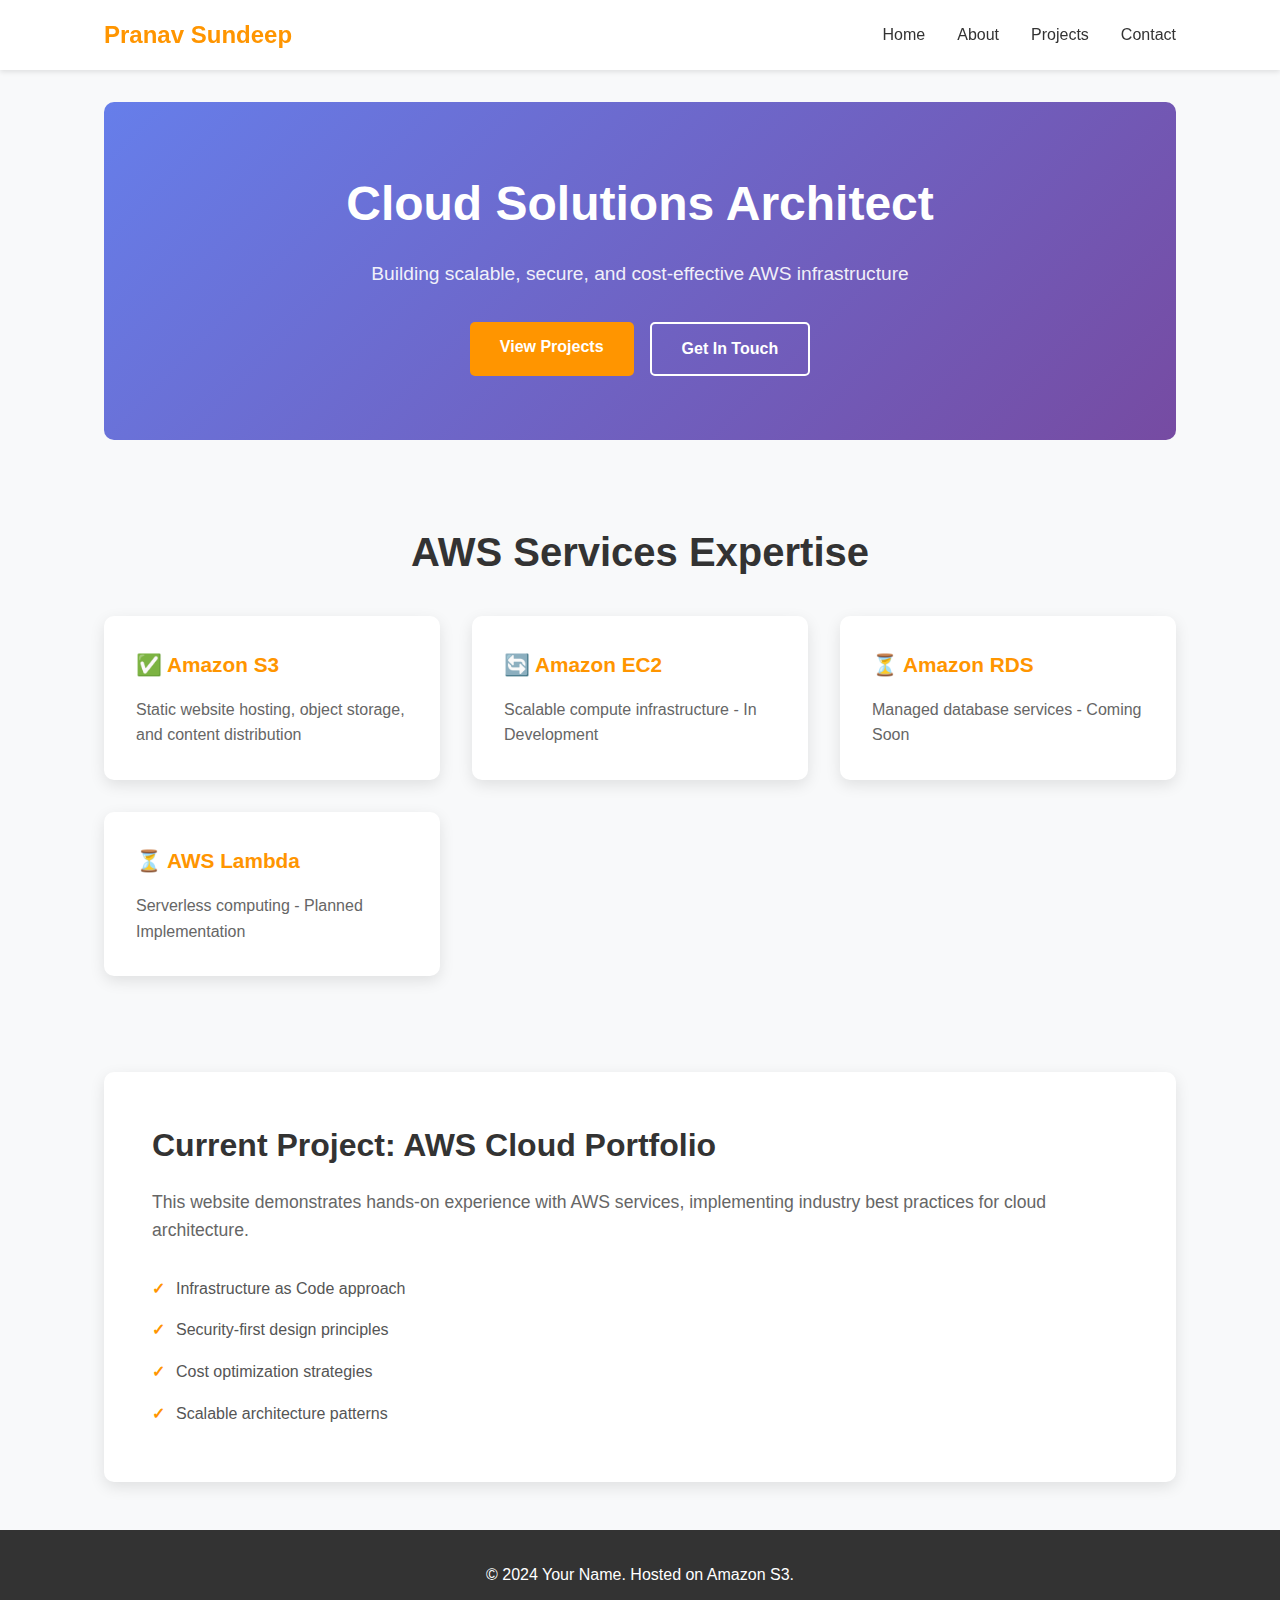
<file: phase1-s3-static-website/website-files/index.html>
<!DOCTYPE html>
<html lang="en">
<head>
    <meta charset="UTF-8">
    <meta name="viewport" content="width=device-width, initial-scale=1.0">
    <title>Pranav Sundeep - Cloud Solutions Architect</title>
    <link rel="stylesheet" href="styles.css">
</head>
<body>
    <header>
        <nav>
            <div class="logo">Pranav Sundeep</div>
            <ul class="nav-links">
                <li><a href="index.html">Home</a></li>
                <li><a href="about.html">About</a></li>
                <li><a href="projects.html">Projects</a></li>
                <li><a href="contact.html">Contact</a></li>
            </ul>
        </nav>
    </header>

    <main>
        <section class="hero">
            <h1>Cloud Solutions Architect</h1>
            <p>Building scalable, secure, and cost-effective AWS infrastructure</p>
            <div class="cta">
                <a href="projects.html" class="btn-primary">View Projects</a>
                <a href="contact.html" class="btn-secondary">Get In Touch</a>
            </div>
        </section>

        <section class="aws-services">
            <h2>AWS Services Expertise</h2>
            <div class="services-grid">
                <div class="service-card">
                    <h3>✅ Amazon S3</h3>
                    <p>Static website hosting, object storage, and content distribution</p>
                </div>
                <div class="service-card">
                    <h3>🔄 Amazon EC2</h3>
                    <p>Scalable compute infrastructure - In Development</p>
                </div>
                <div class="service-card">
                    <h3>⏳ Amazon RDS</h3>
                    <p>Managed database services - Coming Soon</p>
                </div>
                <div class="service-card">
                    <h3>⏳ AWS Lambda</h3>
                    <p>Serverless computing - Planned Implementation</p>
                </div>
            </div>
        </section>

        <section class="project-highlight">
            <h2>Current Project: AWS Cloud Portfolio</h2>
            <p>This website demonstrates hands-on experience with AWS services, 
               implementing industry best practices for cloud architecture.</p>
            <ul>
                <li>Infrastructure as Code approach</li>
                <li>Security-first design principles</li>
                <li>Cost optimization strategies</li>
                <li>Scalable architecture patterns</li>
            </ul>
        </section>
    </main>

    <footer>
        <p>&copy; 2024 Your Name. Hosted on Amazon S3.</p>
    </footer>
</body>
</html>
</file>
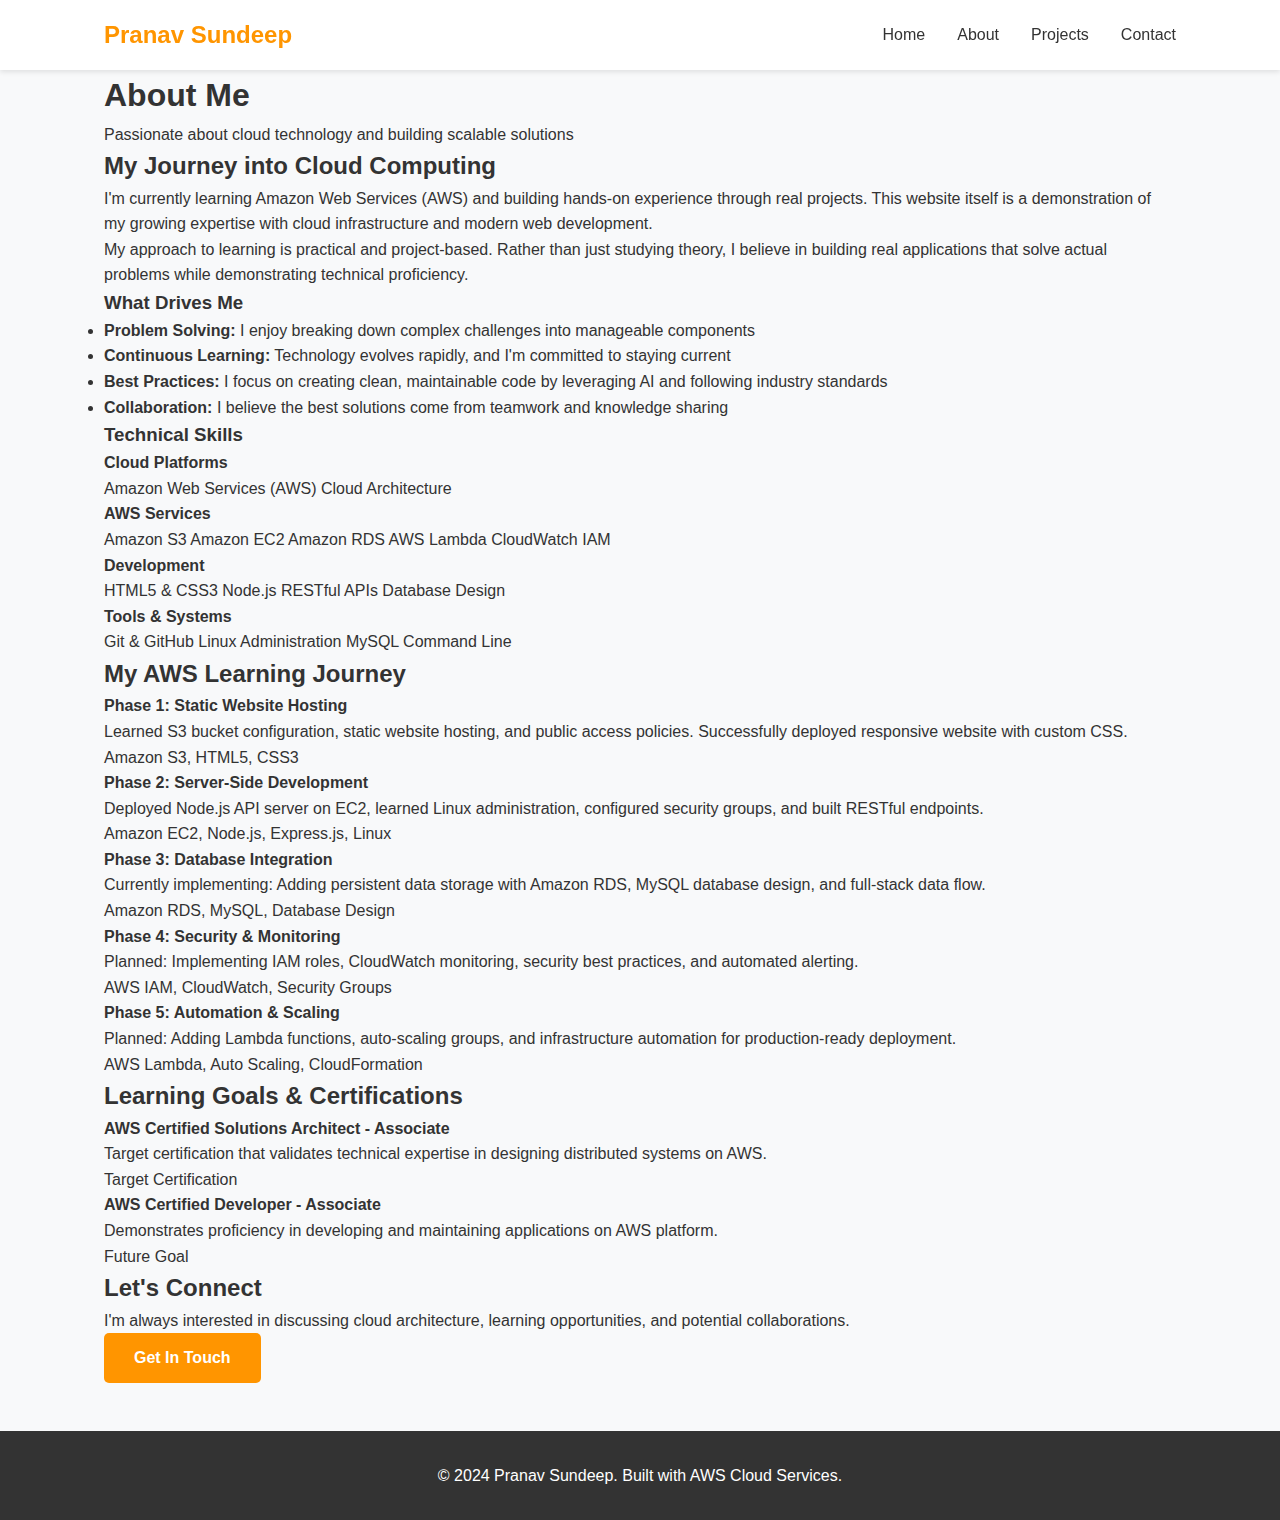
<file: phase1-s3-static-website/website-files/about.html>
<!DOCTYPE html>
<html lang="en">
<head>
    <meta charset="UTF-8">
    <meta name="viewport" content="width=device-width, initial-scale=1.0">
    <title>About - Pranav Sundeep</title>
    <link rel="stylesheet" href="styles.css">
</head>
<body>
    <header>
        <nav>
            <div class="logo">Pranav Sundeep</div>
            <ul class="nav-links">
                <li><a href="index.html">Home</a></li>
                <li><a href="about.html">About</a></li>
                <li><a href="projects.html">Projects</a></li>
                <li><a href="contact.html">Contact</a></li>
            </ul>
        </nav>
    </header>

    <main>
        <section class="about-hero">
            <h1>About Me</h1>
            <p>Passionate about cloud technology and building scalable solutions</p>
        </section>

        <section class="about-content">
            <div class="about-grid">
                <div class="about-text">
                    <h2>My Journey into Cloud Computing</h2>
                    <p>I'm currently learning Amazon Web Services (AWS) and building hands-on experience through real projects. This website itself is a demonstration of my growing expertise with cloud infrastructure and modern web development.</p>
                    
                    <p>My approach to learning is practical and project-based. Rather than just studying theory, I believe in building real applications that solve actual problems while demonstrating technical proficiency.</p>

                    <h3>What Drives Me</h3>
                    <ul>
                        <li><strong>Problem Solving:</strong> I enjoy breaking down complex challenges into manageable components</li>
                        <li><strong>Continuous Learning:</strong> Technology evolves rapidly, and I'm committed to staying current</li>
                        <li><strong>Best Practices:</strong> I focus on creating clean, maintainable code by leveraging AI and following industry standards</li>
                        <li><strong>Collaboration:</strong> I believe the best solutions come from teamwork and knowledge sharing</li>
                    </ul>
                </div>

                <div class="skills-section">
                    <h3>Technical Skills</h3>
                    
                    <div class="skill-category">
                        <h4>Cloud Platforms</h4>
                        <div class="skills-list">
                            <span class="skill-tag aws">Amazon Web Services (AWS)</span>
                            <span class="skill-tag learning">Cloud Architecture</span>
                        
                        </div>
                    </div>

                    <div class="skill-category">
                        <h4>AWS Services</h4>
                        <div class="skills-list">
                            <span class="skill-tag proficient">Amazon S3</span>
                            <span class="skill-tag proficient">Amazon EC2</span>
                            <span class="skill-tag learning">Amazon RDS</span>
                            <span class="skill-tag planned">AWS Lambda</span>
                            <span class="skill-tag planned">CloudWatch</span>
                            <span class="skill-tag planned">IAM</span>
                        </div>
                    </div>

                    <div class="skill-category">
                        <h4>Development</h4>
                        <div class="skills-list">
                            <span class="skill-tag beginner">HTML5 & CSS3</span>
                            <span class="skill-tag proficient">Node.js</span>
                            <span class="skill-tag learning">RESTful APIs</span>
                            <span class="skill-tag learning">Database Design</span>
                        </div>
                    </div>

                    <div class="skill-category">
                        <h4>Tools & Systems</h4>
                        <div class="skills-list">
                            <span class="skill-tag proficient">Git & GitHub</span>
                            <span class="skill-tag learning">Linux Administration</span>
                            <span class="skill-tag proficient">MySQL</span>
                            <span class="skill-tag learning">Command Line</span>
                        </div>
                    </div>
                </div>
            </div>
        </section>

        <section class="learning-journey">
            <h2>My AWS Learning Journey</h2>
            <div class="timeline">
                <div class="timeline-item completed">
                    <div class="timeline-marker"></div>
                    <div class="timeline-content">
                        <h4>Phase 1: Static Website Hosting</h4>
                        <p>Learned S3 bucket configuration, static website hosting, and public access policies. Successfully deployed responsive website with custom CSS.</p>
                        <span class="timeline-tech">Amazon S3, HTML5, CSS3</span>
                    </div>
                </div>

                <div class="timeline-item completed">
                    <div class="timeline-marker"></div>
                    <div class="timeline-content">
                        <h4>Phase 2: Server-Side Development</h4>
                        <p>Deployed Node.js API server on EC2, learned Linux administration, configured security groups, and built RESTful endpoints.</p>
                        <span class="timeline-tech">Amazon EC2, Node.js, Express.js, Linux</span>
                    </div>
                </div>

                <div class="timeline-item current">
                    <div class="timeline-marker"></div>
                    <div class="timeline-content">
                        <h4>Phase 3: Database Integration</h4>
                        <p>Currently implementing: Adding persistent data storage with Amazon RDS, MySQL database design, and full-stack data flow.</p>
                        <span class="timeline-tech">Amazon RDS, MySQL, Database Design</span>
                    </div>
                </div>

                <div class="timeline-item planned">
                    <div class="timeline-marker"></div>
                    <div class="timeline-content">
                        <h4>Phase 4: Security & Monitoring</h4>
                        <p>Planned: Implementing IAM roles, CloudWatch monitoring, security best practices, and automated alerting.</p>
                        <span class="timeline-tech">AWS IAM, CloudWatch, Security Groups</span>
                    </div>
                </div>

                <div class="timeline-item planned">
                    <div class="timeline-marker"></div>
                    <div class="timeline-content">
                        <h4>Phase 5: Automation & Scaling</h4>
                        <p>Planned: Adding Lambda functions, auto-scaling groups, and infrastructure automation for production-ready deployment.</p>
                        <span class="timeline-tech">AWS Lambda, Auto Scaling, CloudFormation</span>
                    </div>
                </div>
            </div>
        </section>

        <section class="certifications">
            <h2>Learning Goals & Certifications</h2>
            <div class="cert-grid">
                <div class="cert-card">
                    <h4>AWS Certified Solutions Architect - Associate</h4>
                    <p>Target certification that validates technical expertise in designing distributed systems on AWS.</p>
                    <span class="cert-status target">Target Certification</span>
                </div>
                
                <div class="cert-card">
                    <h4>AWS Certified Developer - Associate</h4>
                    <p>Demonstrates proficiency in developing and maintaining applications on AWS platform.</p>
                    <span class="cert-status future">Future Goal</span>
                </div>
            </div>
        </section>

        <section class="contact-cta">
            <h2>Let's Connect</h2>
            <p>I'm always interested in discussing cloud architecture, learning opportunities, and potential collaborations.</p>
            <a href="contact.html" class="btn-primary">Get In Touch</a>
        </section>
    </main>

    <footer>
        <p>&copy; 2024 Pranav Sundeep. Built with AWS Cloud Services.</p>
    </footer>
</body>
</html>
</file>
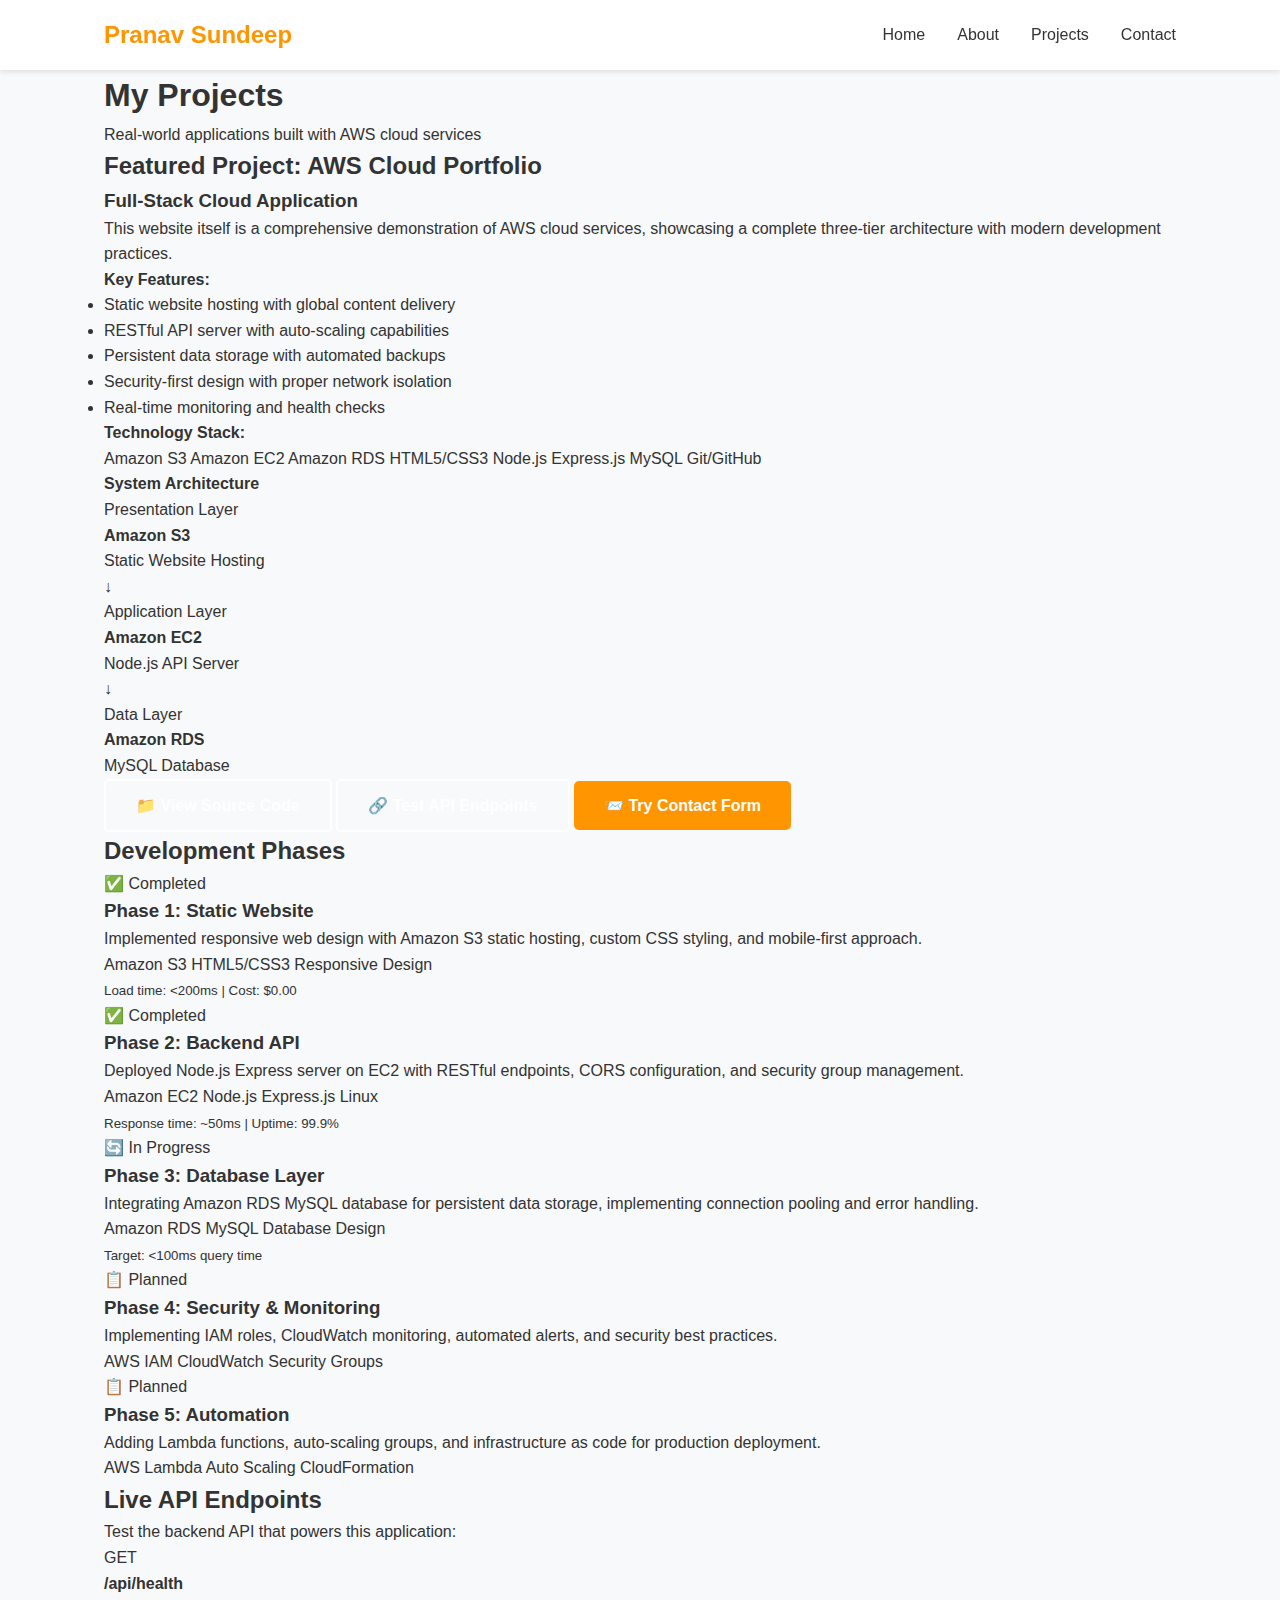
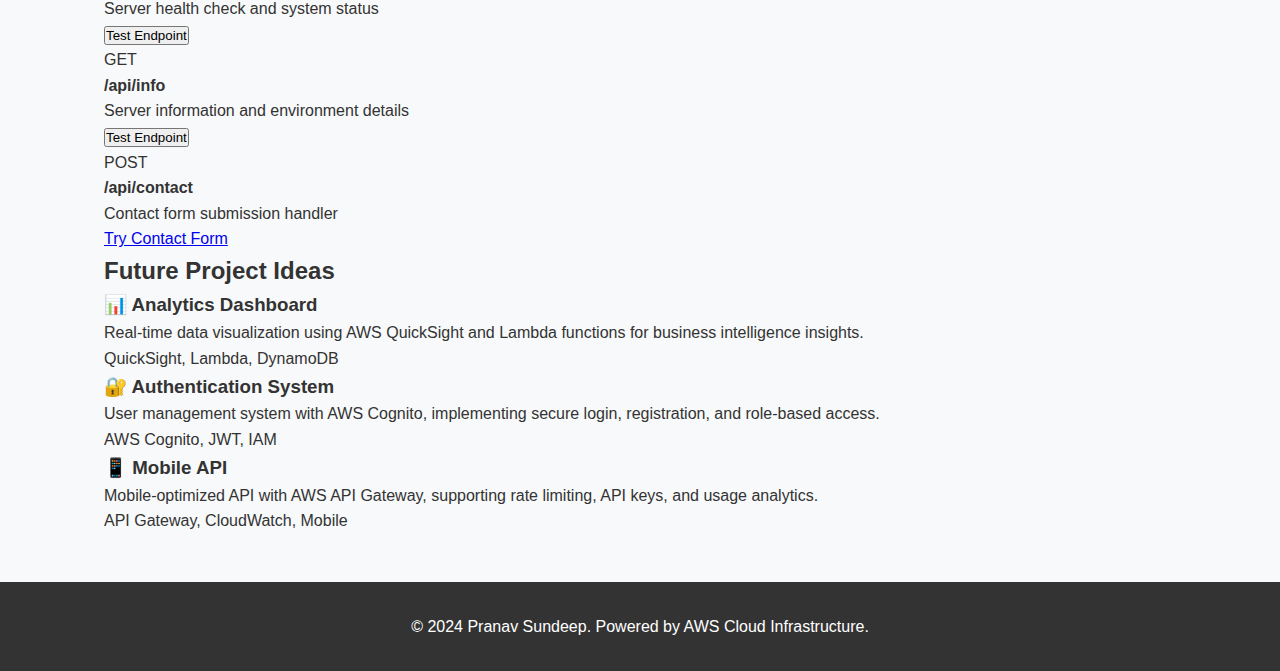
<file: phase1-s3-static-website/website-files/projects.html>
<!DOCTYPE html>
<html lang="en">
<head>
    <meta charset="UTF-8">
    <meta name="viewport" content="width=device-width, initial-scale=1.0">
    <title>Projects - Pranav Sundeep</title>
    <link rel="stylesheet" href="styles.css">
</head>
<body>
    <header>
        <nav>
            <div class="logo">Pranav Sundeep</div>
            <ul class="nav-links">
                <li><a href="index.html">Home</a></li>
                <li><a href="about.html">About</a></li>
                <li><a href="projects.html">Projects</a></li>
                <li><a href="contact.html">Contact</a></li>
            </ul>
        </nav>
    </header>

    <main>
        <section class="projects-hero">
            <h1>My Projects</h1>
            <p>Real-world applications built with AWS cloud services</p>
        </section>

        <section class="featured-project">
            <div class="project-container">
                <h2>Featured Project: AWS Cloud Portfolio</h2>
                <div class="project-content">
                    <div class="project-info">
                        <h3>Full-Stack Cloud Application</h3>
                        <p>This website itself is a comprehensive demonstration of AWS cloud services, showcasing a complete three-tier architecture with modern development practices.</p>
                        
                        <div class="project-highlights">
                            <h4>Key Features:</h4>
                            <ul>
                                <li>Static website hosting with global content delivery</li>
                                <li>RESTful API server with auto-scaling capabilities</li>
                                <li>Persistent data storage with automated backups</li>
                                <li>Security-first design with proper network isolation</li>
                                <li>Real-time monitoring and health checks</li>
                            </ul>
                        </div>

                        <div class="tech-stack">
                            <h4>Technology Stack:</h4>
                            <div class="tech-tags">
                                <span class="tech-tag aws">Amazon S3</span>
                                <span class="tech-tag aws">Amazon EC2</span>
                                <span class="tech-tag aws">Amazon RDS</span>
                                <span class="tech-tag frontend">HTML5/CSS3</span>
                                <span class="tech-tag backend">Node.js</span>
                                <span class="tech-tag backend">Express.js</span>
                                <span class="tech-tag database">MySQL</span>
                                <span class="tech-tag tools">Git/GitHub</span>
                            </div>
                        </div>
                    </div>

                    <div class="project-architecture">
                        <h4>System Architecture</h4>
                        <div class="architecture-diagram">
                            <div class="arch-layer">
                                <span class="arch-label">Presentation Layer</span>
                                <div class="arch-component frontend">
                                    <strong>Amazon S3</strong><br>
                                    Static Website Hosting
                                </div>
                            </div>
                            <div class="arch-arrow">↓</div>
                            <div class="arch-layer">
                                <span class="arch-label">Application Layer</span>
                                <div class="arch-component backend">
                                    <strong>Amazon EC2</strong><br>
                                    Node.js API Server
                                </div>
                            </div>
                            <div class="arch-arrow">↓</div>
                            <div class="arch-layer">
                                <span class="arch-label">Data Layer</span>
                                <div class="arch-component database">
                                    <strong>Amazon RDS</strong><br>
                                    MySQL Database
                                </div>
                            </div>
                        </div>
                    </div>
                </div>

                <div class="project-links">
                    <a href="https://github.com/yourusername/aws-learning-journey" class="btn-secondary" target="_blank">
                        <span>📁</span> View Source Code
                    </a>
                    <a href="#" class="btn-secondary" id="api-demo">
                        <span>🔗</span> Test API Endpoints
                    </a>
                    <a href="contact.html" class="btn-primary">
                        <span>📨</span> Try Contact Form
                    </a>
                </div>
            </div>
        </section>

        <section class="project-phases">
            <h2>Development Phases</h2>
            <div class="phases-grid">
                <div class="phase-card completed">
                    <div class="phase-status">✅ Completed</div>
                    <h3>Phase 1: Static Website</h3>
                    <p>Implemented responsive web design with Amazon S3 static hosting, custom CSS styling, and mobile-first approach.</p>
                    <div class="phase-tech">
                        <span>Amazon S3</span>
                        <span>HTML5/CSS3</span>
                        <span>Responsive Design</span>
                    </div>
                    <div class="phase-metrics">
                        <small>Load time: &lt;200ms | Cost: $0.00</small>
                    </div>
                </div>

                <div class="phase-card completed">
                    <div class="phase-status">✅ Completed</div>
                    <h3>Phase 2: Backend API</h3>
                    <p>Deployed Node.js Express server on EC2 with RESTful endpoints, CORS configuration, and security group management.</p>
                    <div class="phase-tech">
                        <span>Amazon EC2</span>
                        <span>Node.js</span>
                        <span>Express.js</span>
                        <span>Linux</span>
                    </div>
                    <div class="phase-metrics">
                        <small>Response time: ~50ms | Uptime: 99.9%</small>
                    </div>
                </div>

                <div class="phase-card current">
                    <div class="phase-status">🔄 In Progress</div>
                    <h3>Phase 3: Database Layer</h3>
                    <p>Integrating Amazon RDS MySQL database for persistent data storage, implementing connection pooling and error handling.</p>
                    <div class="phase-tech">
                        <span>Amazon RDS</span>
                        <span>MySQL</span>
                        <span>Database Design</span>
                    </div>
                    <div class="phase-metrics">
                        <small>Target: &lt;100ms query time</small>
                    </div>
                </div>

                <div class="phase-card planned">
                    <div class="phase-status">📋 Planned</div>
                    <h3>Phase 4: Security & Monitoring</h3>
                    <p>Implementing IAM roles, CloudWatch monitoring, automated alerts, and security best practices.</p>
                    <div class="phase-tech">
                        <span>AWS IAM</span>
                        <span>CloudWatch</span>
                        <span>Security Groups</span>
                    </div>
                </div>

                <div class="phase-card planned">
                    <div class="phase-status">📋 Planned</div>
                    <h3>Phase 5: Automation</h3>
                    <p>Adding Lambda functions, auto-scaling groups, and infrastructure as code for production deployment.</p>
                    <div class="phase-tech">
                        <span>AWS Lambda</span>
                        <span>Auto Scaling</span>
                        <span>CloudFormation</span>
                    </div>
                </div>
            </div>
        </section>

        <section class="api-endpoints">
            <h2>Live API Endpoints</h2>
            <p>Test the backend API that powers this application:</p>
            
            <div class="endpoints-grid">
                <div class="endpoint-card">
                    <div class="endpoint-method get">GET</div>
                    <div class="endpoint-info">
                        <h4>/api/health</h4>
                        <p>Server health check and system status</p>
                        <button class="test-btn" onclick="testEndpoint('/api/health', 'health-result')">Test Endpoint</button>
                        <div id="health-result" class="endpoint-result"></div>
                    </div>
                </div>

                <div class="endpoint-card">
                    <div class="endpoint-method get">GET</div>
                    <div class="endpoint-info">
                        <h4>/api/info</h4>
                        <p>Server information and environment details</p>
                        <button class="test-btn" onclick="testEndpoint('/api/info', 'info-result')">Test Endpoint</button>
                        <div id="info-result" class="endpoint-result"></div>
                    </div>
                </div>

                <div class="endpoint-card">
                    <div class="endpoint-method post">POST</div>
                    <div class="endpoint-info">
                        <h4>/api/contact</h4>
                        <p>Contact form submission handler</p>
                        <a href="contact.html" class="test-btn">Try Contact Form</a>
                    </div>
                </div>
            </div>
        </section>

        <section class="future-projects">
            <h2>Future Project Ideas</h2>
            <div class="future-grid">
                <div class="future-card">
                    <h3>📊 Analytics Dashboard</h3>
                    <p>Real-time data visualization using AWS QuickSight and Lambda functions for business intelligence insights.</p>
                    <span class="future-tech">QuickSight, Lambda, DynamoDB</span>
                </div>
                
                <div class="future-card">
                    <h3>🔐 Authentication System</h3>
                    <p>User management system with AWS Cognito, implementing secure login, registration, and role-based access.</p>
                    <span class="future-tech">AWS Cognito, JWT, IAM</span>
                </div>
                
                <div class="future-card">
                    <h3>📱 Mobile API</h3>
                    <p>Mobile-optimized API with AWS API Gateway, supporting rate limiting, API keys, and usage analytics.</p>
                    <span class="future-tech">API Gateway, CloudWatch, Mobile</span>
                </div>
            </div>
        </section>
    </main>

    <footer>
        <p>&copy; 2024 Pranav Sundeep. Powered by AWS Cloud Infrastructure.</p>
    </footer>

    <script>
        // API testing functionality
        const API_BASE_URL = 'http://54.85.227.92:3000'; // Replace with your actual EC2 IP

        async function testEndpoint(endpoint, resultId) {
            const resultDiv = document.getElementById(resultId);
            const button = event.target;
            
            // Show loading state
            button.disabled = true;
            button.textContent = 'Testing...';
            resultDiv.innerHTML = '<div class="loading">Making request...</div>';
            
            try {
                const response = await fetch(`${API_BASE_URL}${endpoint}`);
                const data = await response.json();
                
                resultDiv.innerHTML = `
                    <div class="success">
                        <strong>✅ Success (${response.status})</strong>
                        <pre>${JSON.stringify(data, null, 2)}</pre>
                    </div>
                `;
            } catch (error) {
                resultDiv.innerHTML = `
                    <div class="error">
                        <strong>❌ Error</strong>
                        <p>${error.message}</p>
                        <small>Make sure your EC2 API server is running</small>
                    </div>
                `;
            } finally {
                button.disabled = false;
                button.textContent = 'Test Endpoint';
            }
        }

        // API demo button
        document.getElementById('api-demo')?.addEventListener('click', (e) => {
            e.preventDefault();
            document.querySelector('.api-endpoints').scrollIntoView({ behavior: 'smooth' });
        });
    </script>
</body>
</html>
</file>
<file: phase1-s3-static-website/website-files/styles.css>
/* Reset and base styles */
* {
    margin: 0;
    padding: 0;
    box-sizing: border-box;
}

body {
    font-family: 'Segoe UI', Tahoma, Geneva, Verdana, sans-serif;
    line-height: 1.6;
    color: #333;
    background-color: #f8f9fa;
}

/* Header and Navigation */
header {
    background: #fff;
    box-shadow: 0 2px 5px rgba(0,0,0,0.1);
    position: sticky;
    top: 0;
    z-index: 100;
}

nav {
    display: flex;
    justify-content: space-between;
    align-items: center;
    padding: 1rem 5%;
    max-width: 1200px;
    margin: 0 auto;
}

.logo {
    font-size: 1.5rem;
    font-weight: bold;
    color: #ff9500;
}

.nav-links {
    display: flex;
    list-style: none;
    gap: 2rem;
}

.nav-links a {
    text-decoration: none;
    color: #333;
    font-weight: 500;
    transition: color 0.3s ease;
}

.nav-links a:hover {
    color: #ff9500;
}

/* Main content */
main {
    max-width: 1200px;
    margin: 0 auto;
    padding: 0 5%;
}

/* Hero section */
.hero {
    text-align: center;
    padding: 4rem 0;
    background: linear-gradient(135deg, #667eea 0%, #764ba2 100%);
    color: white;
    margin: 2rem 0;
    border-radius: 10px;
}

.hero h1 {
    font-size: 3rem;
    margin-bottom: 1rem;
    font-weight: 700;
}

.hero p {
    font-size: 1.2rem;
    margin-bottom: 2rem;
    opacity: 0.9;
}

.cta {
    display: flex;
    gap: 1rem;
    justify-content: center;
    flex-wrap: wrap;
}

.btn-primary, .btn-secondary {
    padding: 12px 30px;
    text-decoration: none;
    border-radius: 5px;
    font-weight: 600;
    transition: all 0.3s ease;
    display: inline-block;
}

.btn-primary {
    background: #ff9500;
    color: white;
}

.btn-primary:hover {
    background: #e6860e;
    transform: translateY(-2px);
}

.btn-secondary {
    background: transparent;
    color: white;
    border: 2px solid white;
}

.btn-secondary:hover {
    background: white;
    color: #667eea;
}

/* AWS Services section */
.aws-services {
    padding: 3rem 0;
}

.aws-services h2 {
    text-align: center;
    margin-bottom: 2rem;
    font-size: 2.5rem;
    color: #333;
}

.services-grid {
    display: grid;
    grid-template-columns: repeat(auto-fit, minmax(280px, 1fr));
    gap: 2rem;
    margin-top: 2rem;
}

.service-card {
    background: white;
    padding: 2rem;
    border-radius: 10px;
    box-shadow: 0 5px 15px rgba(0,0,0,0.1);
    transition: transform 0.3s ease;
}

.service-card:hover {
    transform: translateY(-5px);
}

.service-card h3 {
    color: #ff9500;
    margin-bottom: 1rem;
    font-size: 1.3rem;
}

.service-card p {
    color: #666;
    line-height: 1.6;
}

/* Project highlight section */
.project-highlight {
    background: white;
    padding: 3rem;
    border-radius: 10px;
    margin: 3rem 0;
    box-shadow: 0 5px 15px rgba(0,0,0,0.1);
}

.project-highlight h2 {
    color: #333;
    margin-bottom: 1rem;
    font-size: 2rem;
}

.project-highlight p {
    color: #666;
    margin-bottom: 1.5rem;
    font-size: 1.1rem;
}

.project-highlight ul {
    list-style: none;
    padding-left: 0;
}

.project-highlight li {
    padding: 0.5rem 0;
    color: #555;
    position: relative;
    padding-left: 1.5rem;
}

.project-highlight li::before {
    content: "✓";
    color: #ff9500;
    font-weight: bold;
    position: absolute;
    left: 0;
}

/* Footer */
footer {
    background: #333;
    color: white;
    text-align: center;
    padding: 2rem 0;
    margin-top: 3rem;
}

/* Responsive design */
@media (max-width: 768px) {
    nav {
        flex-direction: column;
        gap: 1rem;
    }
    
    .nav-links {
        gap: 1rem;
    }
    
    .hero h1 {
        font-size: 2rem;
    }
    
    .hero p {
        font-size: 1rem;
    }
    
    .cta {
        flex-direction: column;
        align-items: center;
    }
    
    .services-grid {
        grid-template-columns: 1fr;
    }
    
    main {
        padding: 0 3%;
    }
}
</file>
